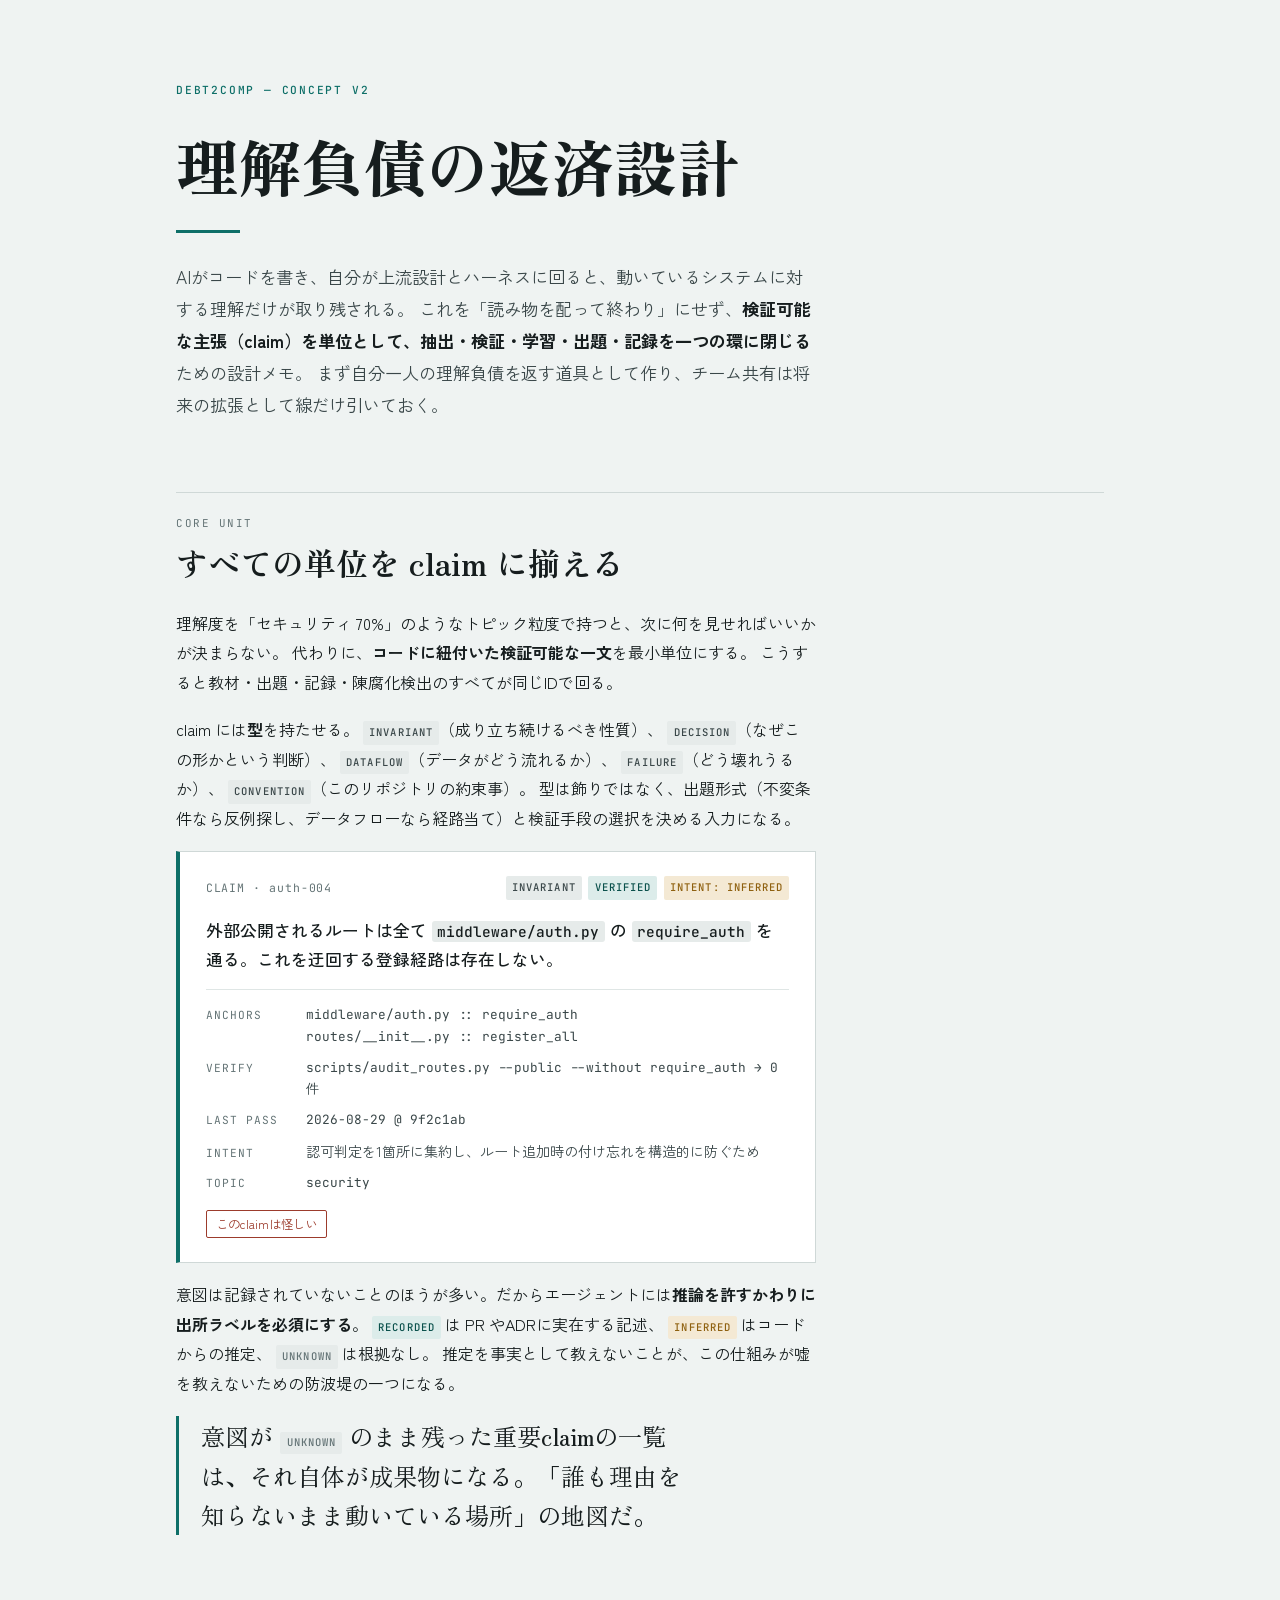
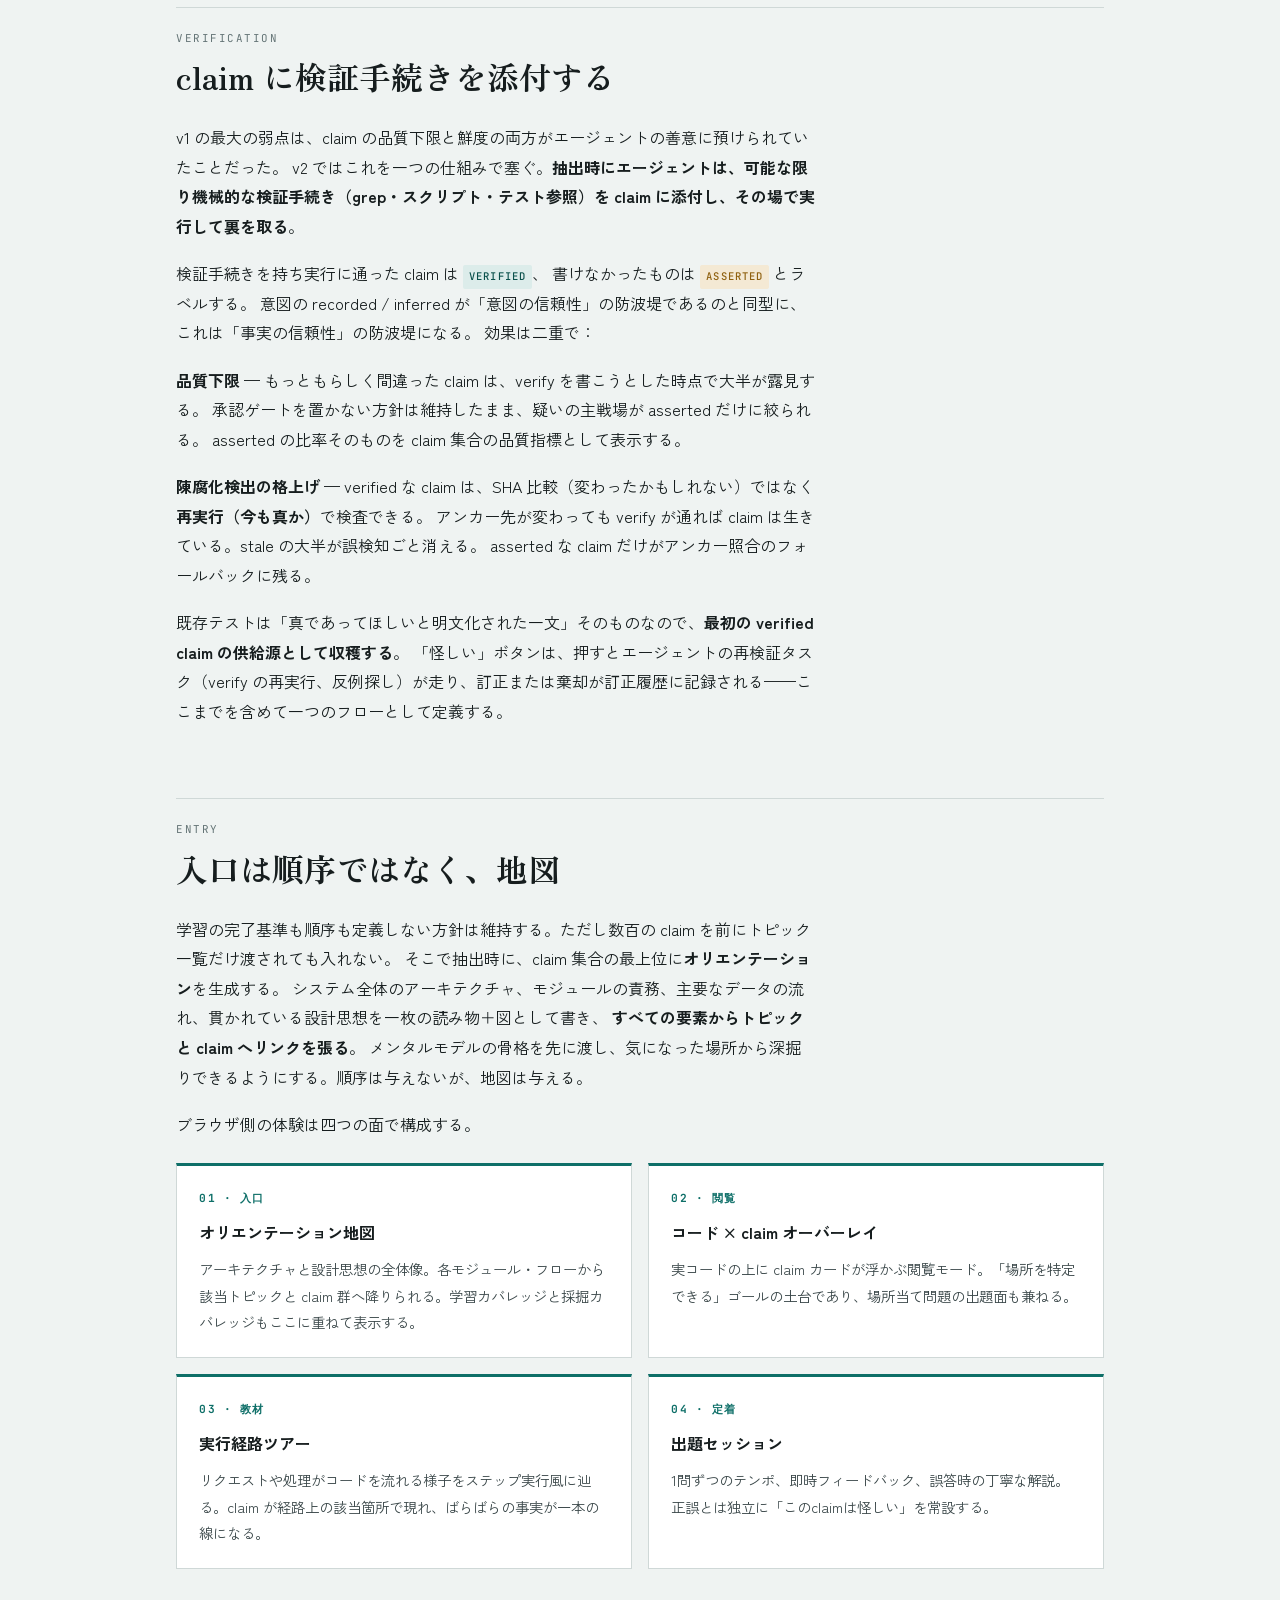
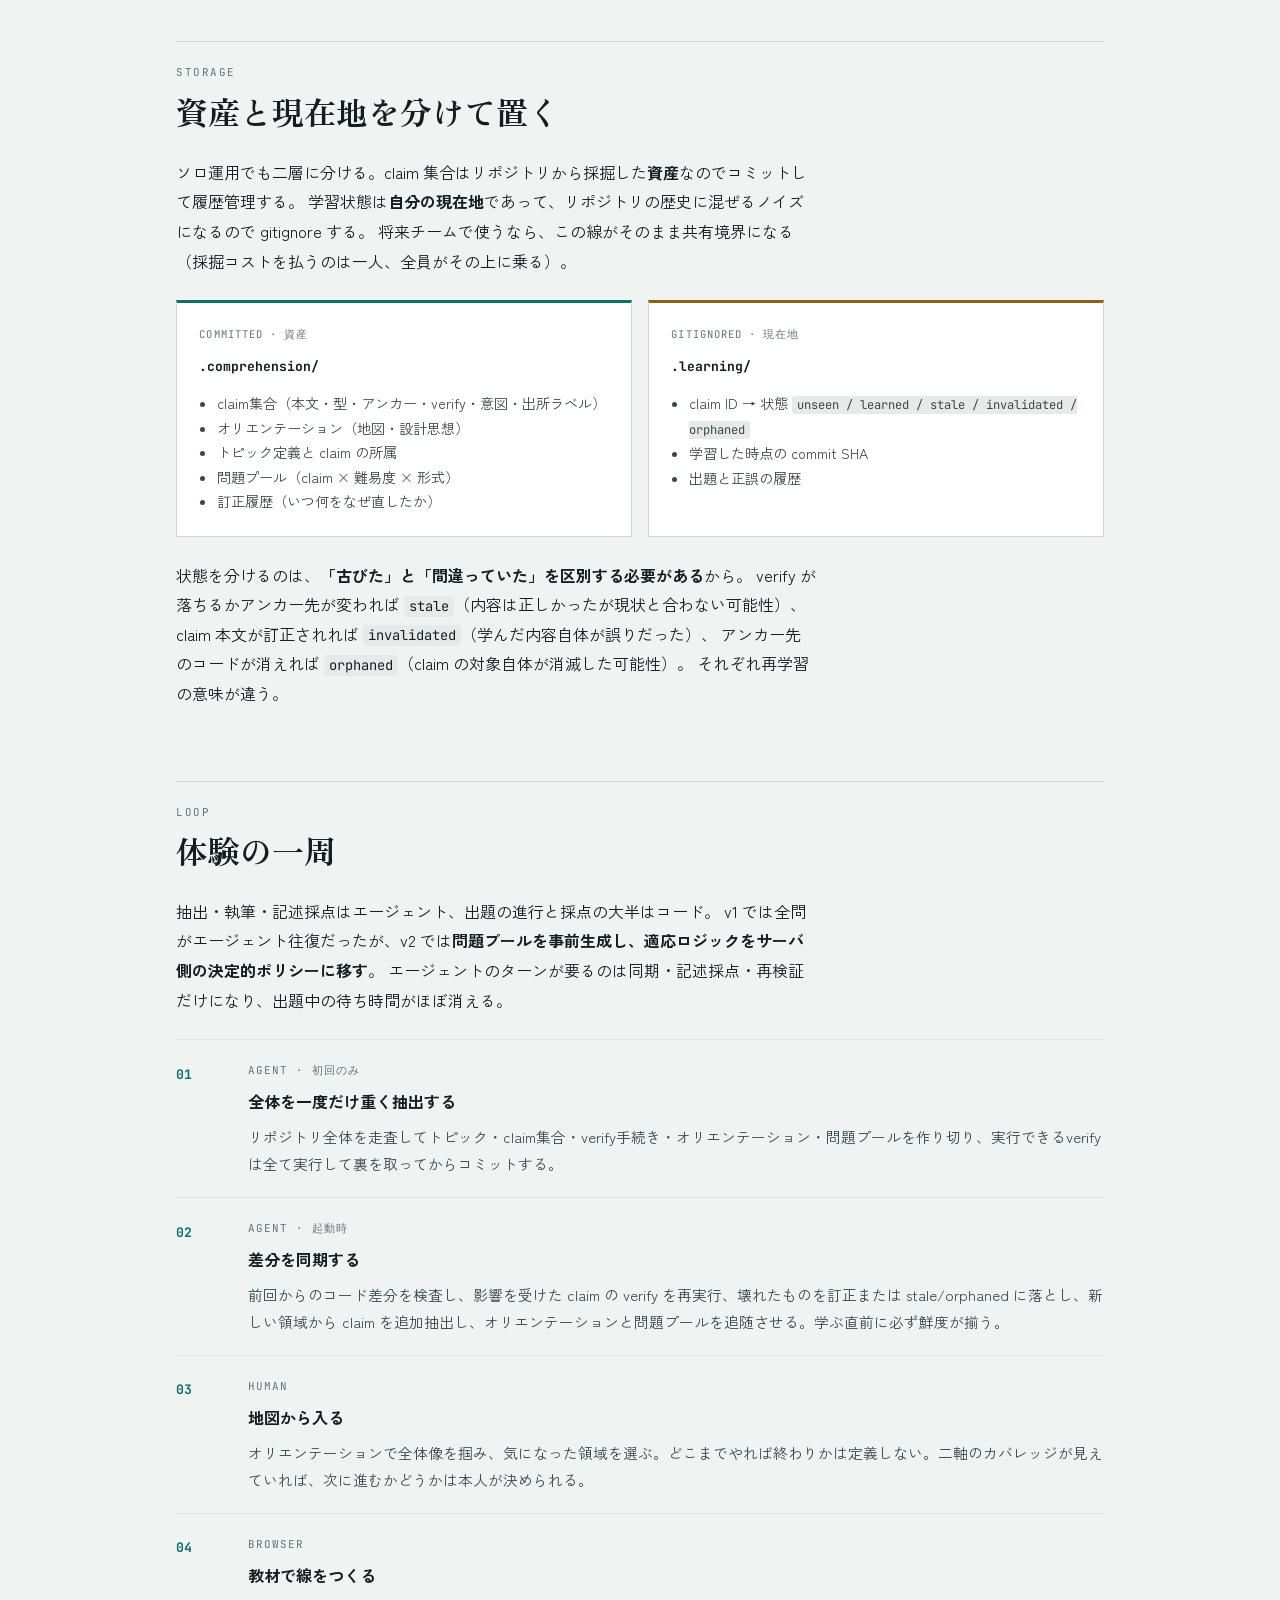
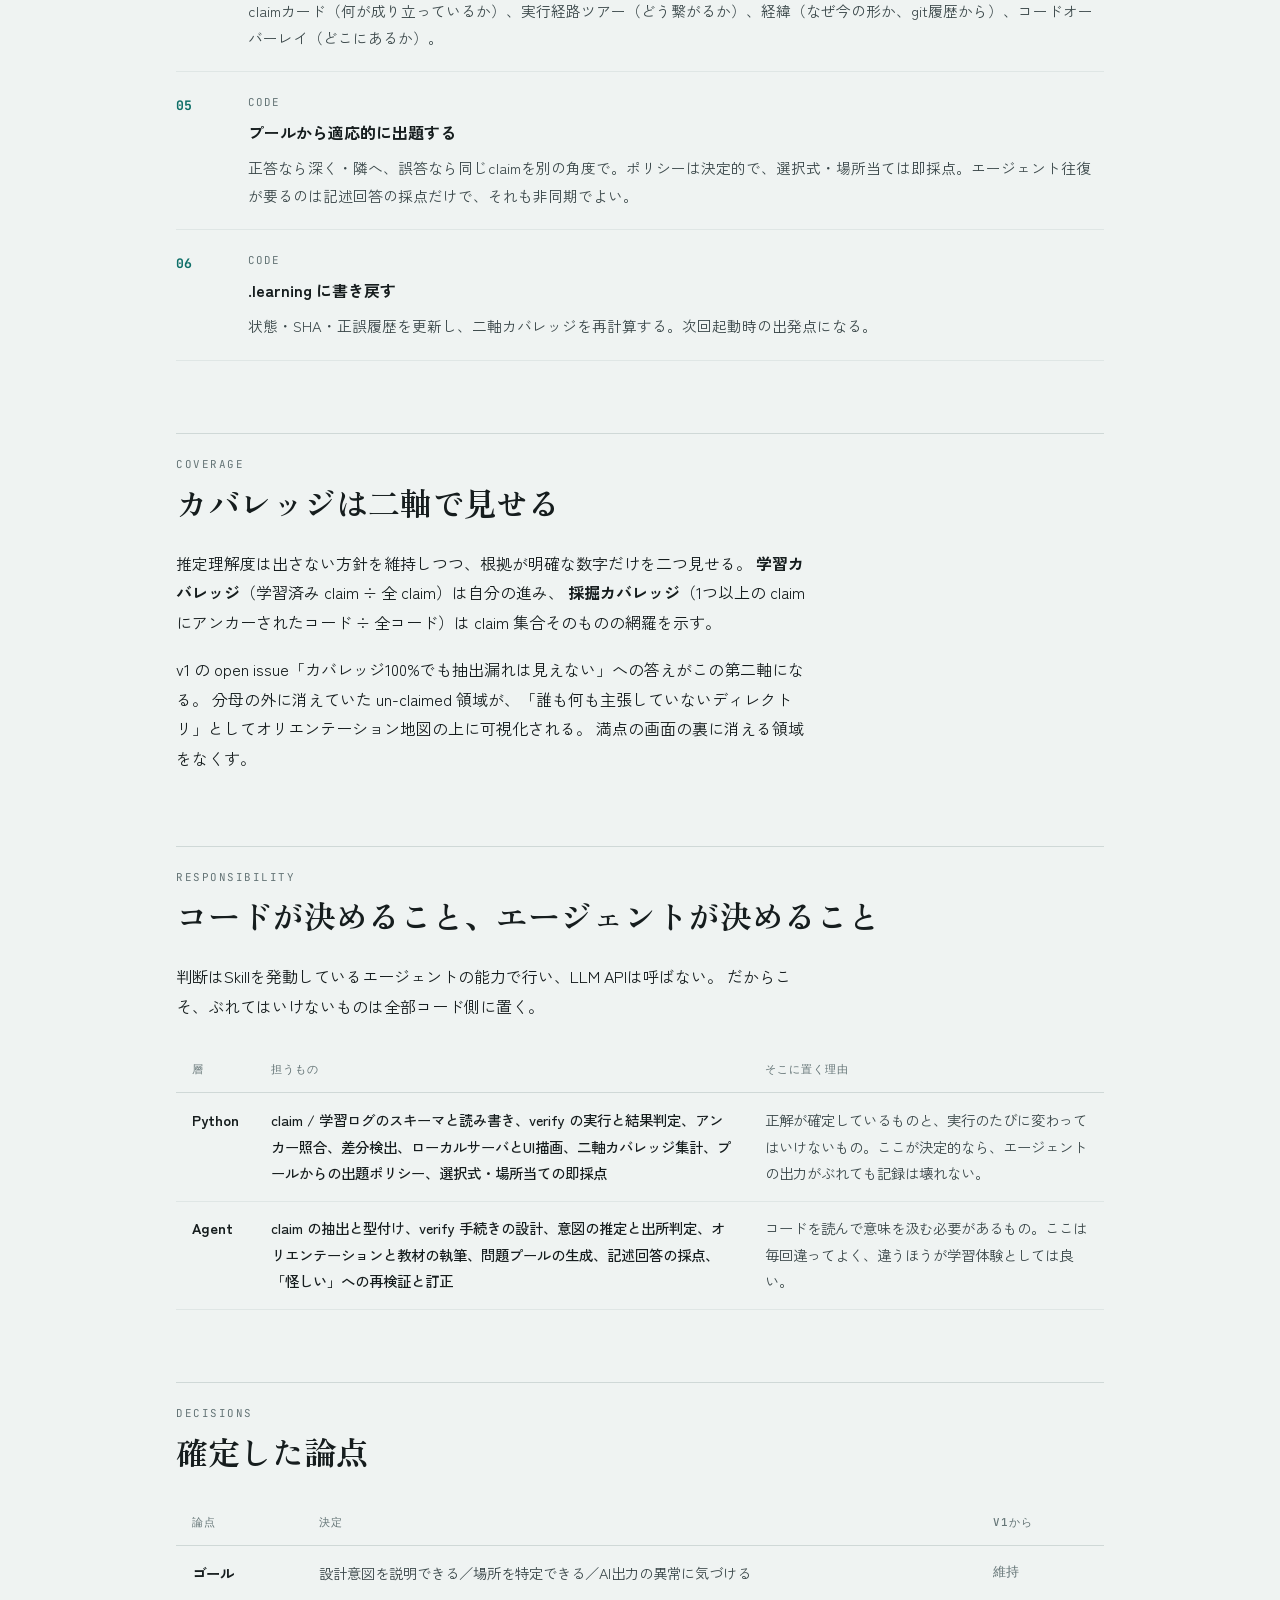
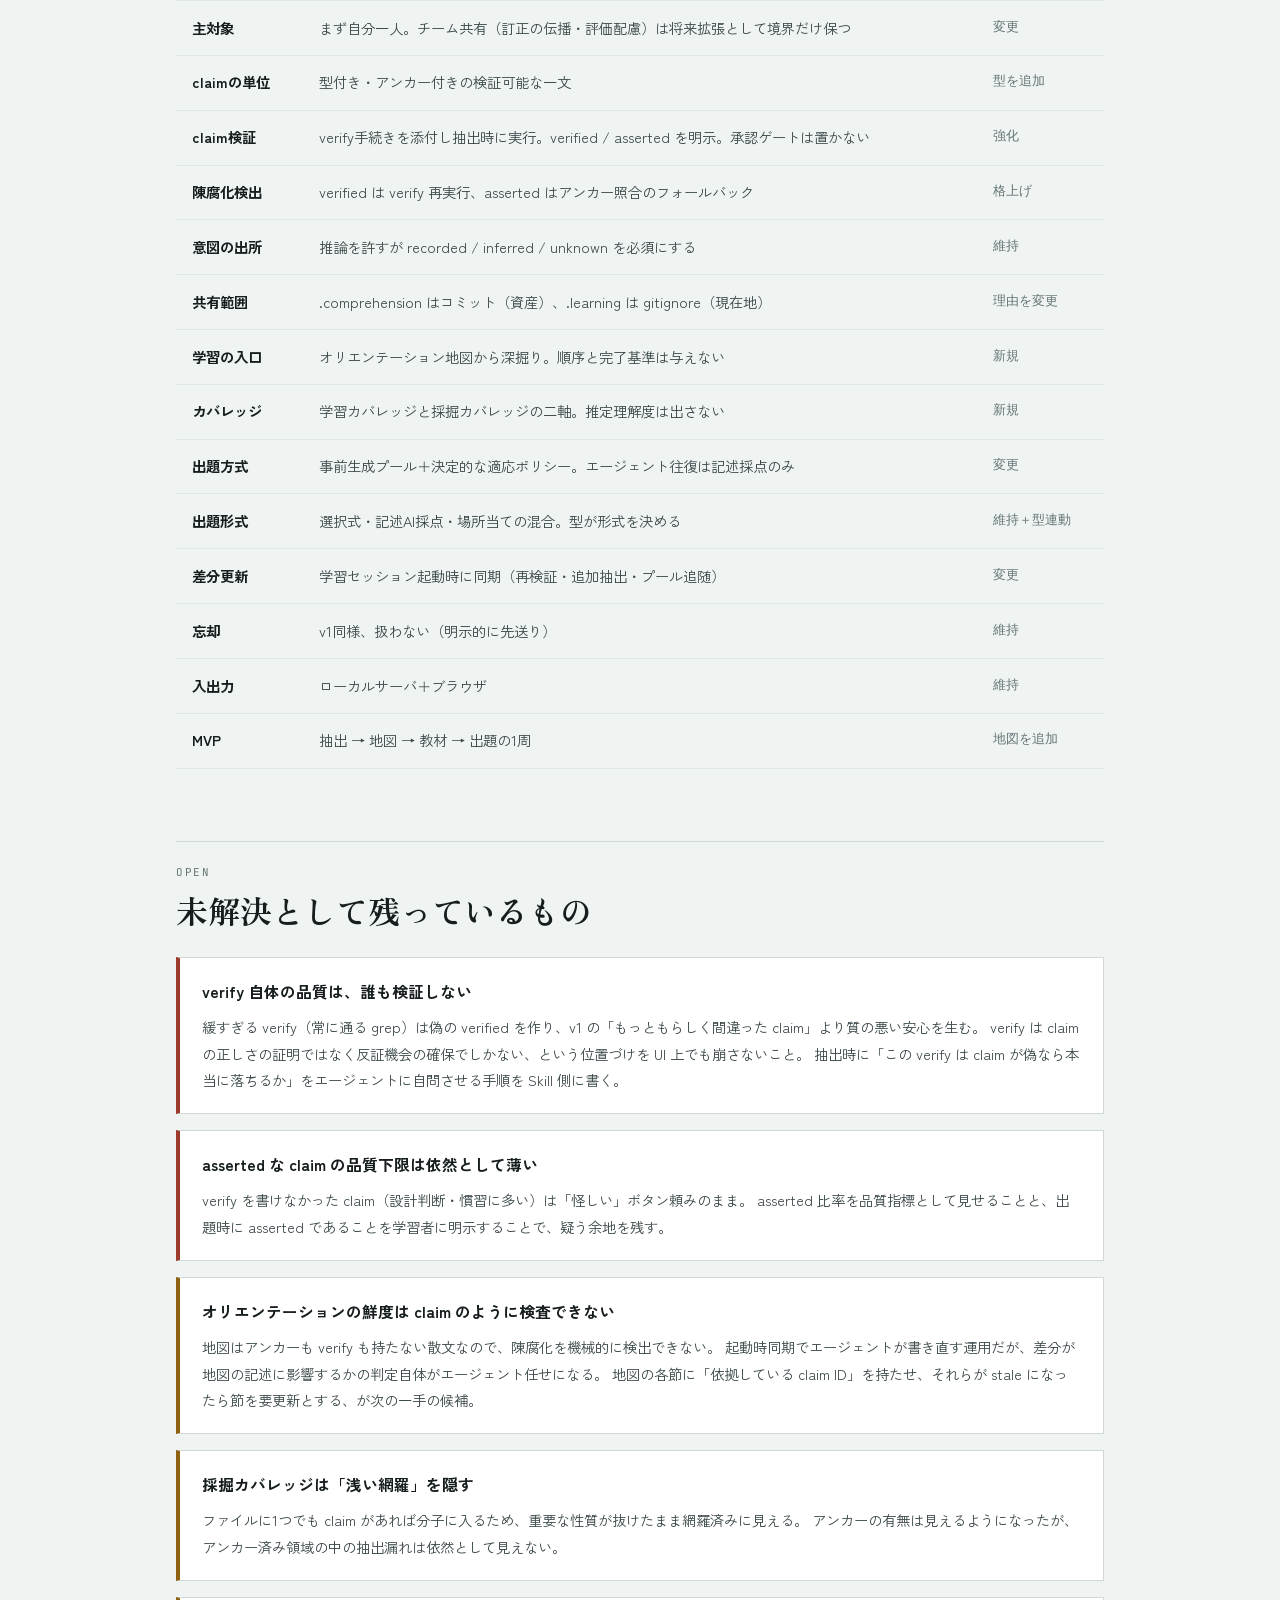
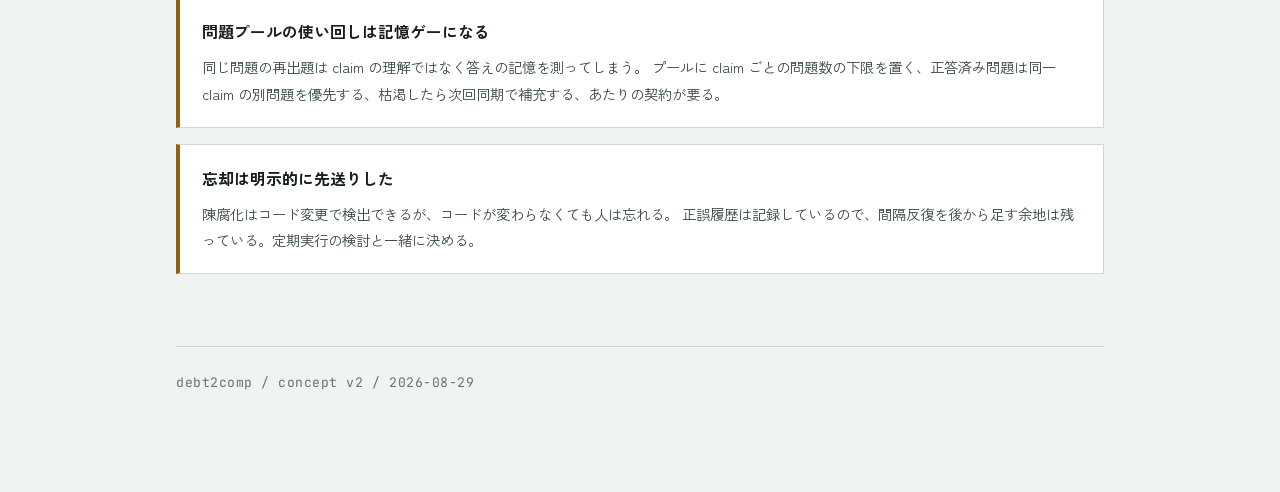
<file: docs/concept.html>
<!doctype html>
<html lang="ja">
<head>
<meta charset="utf-8">
<meta name="viewport" content="width=device-width, initial-scale=1">
<title>理解負債の返済設計</title>
<link rel="preconnect" href="https://fonts.googleapis.com">
<link rel="preconnect" href="https://fonts.gstatic.com" crossorigin>
<link rel="stylesheet" href="https://fonts.googleapis.com/css2?family=Zen+Old+Mincho:wght@400;700;900&family=Zen+Kaku+Gothic+New:wght@400;500;700&family=JetBrains+Mono:wght@400;500;700&display=swap">

<style>
  :root {
    --bg:        #eff3f2;
    --surface:   #ffffff;
    --surface-2: #e6ebea;
    --ink:       #161d1e;
    --ink-2:     #3a4749;
    --muted:     #647476;
    --rule:      #cfd8d7;
    --rule-soft: #dfe6e5;
    --accent:    #0e6f68;
    --accent-2:  #0b514c;
    --accent-wash:#dcecea;
    --warn:      #8f6110;
    --warn-wash: #f4e9d4;
    --risk:      #9c3b2c;
    --risk-wash: #f4e2de;
    --neutral-chip: #8b9a9b;

    --f-display: "Zen Old Mincho", "Hiragino Mincho ProN", "Yu Mincho", Georgia, serif;
    --f-body: "Zen Kaku Gothic New", "Hiragino Sans", "Yu Gothic", system-ui, sans-serif;
    --f-mono: "JetBrains Mono", ui-monospace, "SFMono-Regular", Menlo, monospace;

    --col: 40rem;
    --wide: 58rem;
  }

  @media (prefers-color-scheme: dark) {
    :root:not([data-theme="light"]) {
      --bg:        #101516;
      --surface:   #171e1f;
      --surface-2: #1e2728;
      --ink:       #e4ebea;
      --ink-2:     #bfcbca;
      --muted:     #8b9c9c;
      --rule:      #2b3737;
      --rule-soft: #232d2e;
      --accent:    #4cb8ad;
      --accent-2:  #7fd3c9;
      --accent-wash:#17322f;
      --warn:      #d4a04a;
      --warn-wash: #33280f;
      --risk:      #e08a78;
      --risk-wash: #3a201a;
      --neutral-chip: #6d7d7e;
    }
  }

  :root[data-theme="dark"] {
    --bg:        #101516;
    --surface:   #171e1f;
    --surface-2: #1e2728;
    --ink:       #e4ebea;
    --ink-2:     #bfcbca;
    --muted:     #8b9c9c;
    --rule:      #2b3737;
    --rule-soft: #232d2e;
    --accent:    #4cb8ad;
    --accent-2:  #7fd3c9;
    --accent-wash:#17322f;
    --warn:      #d4a04a;
    --warn-wash: #33280f;
    --risk:      #e08a78;
    --risk-wash: #3a201a;
    --neutral-chip: #6d7d7e;
  }

  * { box-sizing: border-box; }

  body {
    background: var(--bg);
    color: var(--ink);
    font-family: var(--f-body);
    font-size: 16px;
    line-height: 1.85;
    margin: 0;
    padding: 0 1.5rem 6rem;
    -webkit-font-smoothing: antialiased;
  }

  .wrap {
    max-width: var(--wide);
    margin: 0 auto;
    display: flex;
    flex-direction: column;
    gap: 4.5rem;
  }

  .col { max-width: var(--col); }

  /* ---------- masthead ---------- */

  header.mast {
    padding: 5rem 0 0;
    display: flex;
    flex-direction: column;
    gap: 1.75rem;
  }

  .eyebrow {
    font-family: var(--f-mono);
    font-size: 0.7rem;
    letter-spacing: 0.16em;
    text-transform: uppercase;
    color: var(--accent);
    font-weight: 500;
  }

  h1 {
    font-family: var(--f-display);
    font-weight: 900;
    font-size: clamp(2.4rem, 6vw, 3.9rem);
    line-height: 1.18;
    letter-spacing: 0.01em;
    margin: 0;
    text-wrap: balance;
  }

  .lede {
    font-size: 1.075rem;
    color: var(--ink-2);
    max-width: var(--col);
    margin: 0;
  }

  .mast-rule {
    height: 3px;
    background: var(--accent);
    width: 4rem;
  }

  /* ---------- sections ---------- */

  section {
    display: flex;
    flex-direction: column;
    gap: 1.5rem;
  }

  .sec-head {
    display: flex;
    flex-direction: column;
    gap: 0.4rem;
    border-top: 1px solid var(--rule);
    padding-top: 1.25rem;
  }

  .sec-label {
    font-family: var(--f-mono);
    font-size: 0.68rem;
    letter-spacing: 0.14em;
    text-transform: uppercase;
    color: var(--muted);
  }

  h2 {
    font-family: var(--f-display);
    font-weight: 700;
    font-size: clamp(1.5rem, 3.2vw, 2rem);
    line-height: 1.4;
    margin: 0;
    text-wrap: balance;
  }

  h3 {
    font-family: var(--f-display);
    font-weight: 700;
    font-size: 1.12rem;
    line-height: 1.5;
    margin: 0;
  }

  p { margin: 0; max-width: var(--col); }

  .stack { display: flex; flex-direction: column; gap: 1.1rem; }

  strong { font-weight: 700; color: var(--ink); }

  code, .mono {
    font-family: var(--f-mono);
    font-size: 0.86em;
    background: var(--surface-2);
    padding: 0.1em 0.38em;
    border-radius: 3px;
  }

  /* ---------- claim card ---------- */

  .claim-card {
    background: var(--surface);
    border: 1px solid var(--rule);
    border-left: 4px solid var(--accent);
    padding: 1.5rem 1.6rem;
    display: flex;
    flex-direction: column;
    gap: 1rem;
    max-width: var(--col);
  }

  .claim-id {
    font-family: var(--f-mono);
    font-size: 0.72rem;
    letter-spacing: 0.08em;
    color: var(--muted);
    display: flex;
    justify-content: space-between;
    align-items: center;
    gap: 1rem;
    flex-wrap: wrap;
  }

  .claim-chips { display: flex; gap: 0.4rem; flex-wrap: wrap; }

  .claim-body {
    font-size: 1.05rem;
    font-weight: 500;
    line-height: 1.7;
  }

  .claim-meta {
    display: flex;
    flex-direction: column;
    gap: 0.55rem;
    border-top: 1px solid var(--rule-soft);
    padding-top: 0.9rem;
    font-size: 0.86rem;
  }

  .meta-row {
    display: grid;
    grid-template-columns: 5.5rem 1fr;
    gap: 0.75rem;
    align-items: baseline;
  }

  .meta-key {
    font-family: var(--f-mono);
    font-size: 0.7rem;
    letter-spacing: 0.09em;
    text-transform: uppercase;
    color: var(--muted);
  }

  .meta-val { color: var(--ink-2); font-family: var(--f-mono); font-size: 0.8rem; line-height: 1.7; }
  .meta-val.jp { font-family: var(--f-body); font-size: 0.88rem; }

  .chip {
    display: inline-block;
    font-family: var(--f-mono);
    font-size: 0.66rem;
    letter-spacing: 0.1em;
    text-transform: uppercase;
    padding: 0.2em 0.6em;
    border-radius: 2px;
    font-weight: 500;
    white-space: nowrap;
  }
  .chip.recorded { background: var(--accent-wash); color: var(--accent-2); }
  .chip.inferred { background: var(--warn-wash); color: var(--warn); }
  .chip.unknown  { background: var(--surface-2); color: var(--muted); }
  .chip.verified { background: var(--accent-wash); color: var(--accent-2); }
  .chip.asserted { background: var(--warn-wash); color: var(--warn); }
  .chip.type     { background: var(--surface-2); color: var(--ink-2); }

  :root[data-theme="dark"] .chip.recorded,
  :root[data-theme="dark"] .chip.inferred,
  :root[data-theme="dark"] .chip.verified,
  :root[data-theme="dark"] .chip.asserted { color: var(--ink); }
  @media (prefers-color-scheme: dark) {
    :root:not([data-theme="light"]) .chip.recorded,
    :root:not([data-theme="light"]) .chip.inferred,
    :root:not([data-theme="light"]) .chip.verified,
    :root:not([data-theme="light"]) .chip.asserted { color: var(--ink); }
  }

  .doubt-btn {
    font-family: var(--f-body);
    font-size: 0.78rem;
    color: var(--risk);
    border: 1px solid var(--risk);
    background: transparent;
    padding: 0.3em 0.75em;
    border-radius: 2px;
    align-self: flex-start;
  }

  /* ---------- grid diagrams ---------- */

  .layers {
    display: grid;
    grid-template-columns: 1fr 1fr;
    gap: 1rem;
    max-width: var(--wide);
  }
  @media (max-width: 40rem) { .layers { grid-template-columns: 1fr; } }

  .layer {
    background: var(--surface);
    border: 1px solid var(--rule);
    padding: 1.35rem 1.4rem;
    display: flex;
    flex-direction: column;
    gap: 0.7rem;
  }
  .layer.shared { border-top: 3px solid var(--accent); }
  .layer.private { border-top: 3px solid var(--warn); }

  .layer-path {
    font-family: var(--f-mono);
    font-size: 0.82rem;
    font-weight: 700;
    color: var(--ink);
  }
  .layer-tag {
    font-family: var(--f-mono);
    font-size: 0.66rem;
    letter-spacing: 0.1em;
    text-transform: uppercase;
    color: var(--muted);
  }
  .layer ul {
    margin: 0; padding-left: 1.1rem;
    font-size: 0.88rem; color: var(--ink-2);
    line-height: 1.75;
  }

  .surfaces {
    display: grid;
    grid-template-columns: 1fr 1fr;
    gap: 1rem;
    max-width: var(--wide);
  }
  @media (max-width: 40rem) { .surfaces { grid-template-columns: 1fr; } }

  .surface-card {
    background: var(--surface);
    border: 1px solid var(--rule);
    border-top: 3px solid var(--accent);
    padding: 1.35rem 1.4rem;
    display: flex;
    flex-direction: column;
    gap: 0.55rem;
  }
  .surface-num {
    font-family: var(--f-mono);
    font-size: 0.7rem;
    letter-spacing: 0.1em;
    color: var(--accent);
    font-weight: 700;
  }
  .surface-title { font-weight: 700; font-size: 1rem; }
  .surface-desc { font-size: 0.9rem; color: var(--ink-2); }

  /* ---------- flow ---------- */

  ol.flow {
    list-style: none;
    counter-reset: step;
    margin: 0; padding: 0;
    display: flex;
    flex-direction: column;
    gap: 0;
    max-width: var(--wide);
  }

  ol.flow > li {
    counter-increment: step;
    display: grid;
    grid-template-columns: 3.25rem 1fr;
    gap: 1.25rem;
    padding: 1.25rem 0;
    border-bottom: 1px solid var(--rule-soft);
  }
  ol.flow > li:first-child { border-top: 1px solid var(--rule-soft); }

  ol.flow > li::before {
    content: counter(step, decimal-leading-zero);
    font-family: var(--f-mono);
    font-size: 0.82rem;
    font-weight: 700;
    color: var(--accent);
    padding-top: 0.15rem;
  }

  .flow-body { display: flex; flex-direction: column; gap: 0.4rem; }
  .flow-title { font-weight: 700; font-size: 1rem; }
  .flow-desc { font-size: 0.92rem; color: var(--ink-2); }
  .flow-actor {
    font-family: var(--f-mono);
    font-size: 0.68rem;
    letter-spacing: 0.09em;
    text-transform: uppercase;
    color: var(--muted);
  }

  /* ---------- split table ---------- */

  .table-scroll { overflow-x: auto; max-width: var(--wide); }

  table {
    border-collapse: collapse;
    width: 100%;
    min-width: 34rem;
    font-size: 0.9rem;
  }
  th, td {
    text-align: left;
    padding: 0.85rem 1rem;
    border-bottom: 1px solid var(--rule-soft);
    vertical-align: top;
  }
  thead th {
    font-family: var(--f-mono);
    font-size: 0.68rem;
    letter-spacing: 0.1em;
    text-transform: uppercase;
    color: var(--muted);
    border-bottom: 1px solid var(--rule);
    font-weight: 500;
  }
  tbody td:first-child { font-weight: 700; white-space: nowrap; }
  td.q { color: var(--ink); font-weight: 500; }
  td.a { color: var(--ink-2); }
  td.delta {
    color: var(--muted);
    font-size: 0.8rem;
    white-space: nowrap;
    font-family: var(--f-mono);
  }

  /* ---------- risk list ---------- */

  .risks { display: flex; flex-direction: column; gap: 1rem; max-width: var(--wide); }

  .risk-item {
    background: var(--surface);
    border: 1px solid var(--rule);
    border-left: 4px solid var(--risk);
    padding: 1.2rem 1.35rem;
    display: flex;
    flex-direction: column;
    gap: 0.5rem;
  }
  .risk-item.soft { border-left-color: var(--warn); }
  .risk-head { font-weight: 700; font-size: 0.98rem; }
  .risk-text { font-size: 0.9rem; color: var(--ink-2); }

  /* ---------- pull ---------- */

  .pull {
    font-family: var(--f-display);
    font-size: clamp(1.15rem, 2.6vw, 1.5rem);
    line-height: 1.65;
    color: var(--ink);
    border-left: 3px solid var(--accent);
    padding-left: 1.4rem;
    max-width: var(--col);
    text-wrap: balance;
  }

  footer {
    border-top: 1px solid var(--rule);
    padding-top: 1.5rem;
    font-size: 0.82rem;
    color: var(--muted);
    font-family: var(--f-mono);
    letter-spacing: 0.04em;
  }
</style>

</head>
<body>

<div class="wrap">

  <header class="mast">
    <div class="eyebrow">debt2comp — concept v2</div>
    <h1>理解負債の返済設計</h1>
    <div class="mast-rule"></div>
    <p class="lede">
      AIがコードを書き、自分が上流設計とハーネスに回ると、動いているシステムに対する理解だけが取り残される。
      これを「読み物を配って終わり」にせず、<strong>検証可能な主張（claim）を単位として、抽出・検証・学習・出題・記録を一つの環に閉じる</strong>ための設計メモ。
      まず自分一人の理解負債を返す道具として作り、チーム共有は将来の拡張として線だけ引いておく。
    </p>
  </header>

  <section>
    <div class="sec-head">
      <div class="sec-label">core unit</div>
      <h2>すべての単位を claim に揃える</h2>
    </div>
    <div class="stack">
      <p>
        理解度を「セキュリティ 70%」のようなトピック粒度で持つと、次に何を見せればいいかが決まらない。
        代わりに、<strong>コードに紐付いた検証可能な一文</strong>を最小単位にする。
        こうすると教材・出題・記録・陳腐化検出のすべてが同じIDで回る。
      </p>
      <p>
        claim には<strong>型</strong>を持たせる。
        <span class="chip type">invariant</span>（成り立ち続けるべき性質）、
        <span class="chip type">decision</span>（なぜこの形かという判断）、
        <span class="chip type">dataflow</span>（データがどう流れるか）、
        <span class="chip type">failure</span>（どう壊れうるか）、
        <span class="chip type">convention</span>（このリポジトリの約束事）。
        型は飾りではなく、出題形式（不変条件なら反例探し、データフローなら経路当て）と検証手段の選択を決める入力になる。
      </p>

      <div class="claim-card">
        <div class="claim-id">
          <span>CLAIM · auth-004</span>
          <span class="claim-chips">
            <span class="chip type">invariant</span>
            <span class="chip verified">verified</span>
            <span class="chip inferred">intent: inferred</span>
          </span>
        </div>
        <div class="claim-body">
          外部公開されるルートは全て <code>middleware/auth.py</code> の <code>require_auth</code> を通る。これを迂回する登録経路は存在しない。
        </div>
        <div class="claim-meta">
          <div class="meta-row">
            <span class="meta-key">anchors</span>
            <span class="meta-val">middleware/auth.py :: require_auth<br>routes/__init__.py :: register_all</span>
          </div>
          <div class="meta-row">
            <span class="meta-key">verify</span>
            <span class="meta-val">scripts/audit_routes.py --public --without require_auth → 0件</span>
          </div>
          <div class="meta-row">
            <span class="meta-key">last pass</span>
            <span class="meta-val">2026-08-29 @ 9f2c1ab</span>
          </div>
          <div class="meta-row">
            <span class="meta-key">intent</span>
            <span class="meta-val jp">認可判定を1箇所に集約し、ルート追加時の付け忘れを構造的に防ぐため</span>
          </div>
          <div class="meta-row">
            <span class="meta-key">topic</span>
            <span class="meta-val">security</span>
          </div>
        </div>
        <button class="doubt-btn" type="button">このclaimは怪しい</button>
      </div>

      <p>
        意図は記録されていないことのほうが多い。だからエージェントには<strong>推論を許すかわりに出所ラベルを必須にする</strong>。
        <span class="chip recorded">recorded</span> は PR やADRに実在する記述、
        <span class="chip inferred">inferred</span> はコードからの推定、
        <span class="chip unknown">unknown</span> は根拠なし。
        推定を事実として教えないことが、この仕組みが嘘を教えないための防波堤の一つになる。
      </p>

      <p class="pull">
        意図が <span class="chip unknown">unknown</span> のまま残った重要claimの一覧は、それ自体が成果物になる。「誰も理由を知らないまま動いている場所」の地図だ。
      </p>
    </div>
  </section>

  <section>
    <div class="sec-head">
      <div class="sec-label">verification</div>
      <h2>claim に検証手続きを添付する</h2>
    </div>
    <div class="stack">
      <p>
        v1 の最大の弱点は、claim の品質下限と鮮度の両方がエージェントの善意に預けられていたことだった。
        v2 ではこれを一つの仕組みで塞ぐ。<strong>抽出時にエージェントは、可能な限り機械的な検証手続き（grep・スクリプト・テスト参照）を claim に添付し、その場で実行して裏を取る</strong>。
      </p>
      <p>
        検証手続きを持ち実行に通った claim は <span class="chip verified">verified</span>、
        書けなかったものは <span class="chip asserted">asserted</span> とラベルする。
        意図の recorded / inferred が「意図の信頼性」の防波堤であるのと同型に、これは「事実の信頼性」の防波堤になる。
        効果は二重で：
      </p>
      <p>
        <strong>品質下限</strong> — もっともらしく間違った claim は、verify を書こうとした時点で大半が露見する。
        承認ゲートを置かない方針は維持したまま、疑いの主戦場が asserted だけに絞られる。
        asserted の比率そのものを claim 集合の品質指標として表示する。
      </p>
      <p>
        <strong>陳腐化検出の格上げ</strong> — verified な claim は、SHA 比較（変わったかもしれない）ではなく<strong>再実行（今も真か）</strong>で検査できる。
        アンカー先が変わっても verify が通れば claim は生きている。stale の大半が誤検知ごと消える。
        asserted な claim だけがアンカー照合のフォールバックに残る。
      </p>
      <p>
        既存テストは「真であってほしいと明文化された一文」そのものなので、<strong>最初の verified claim の供給源として収穫する</strong>。
        「怪しい」ボタンは、押すとエージェントの再検証タスク（verify の再実行、反例探し）が走り、訂正または棄却が訂正履歴に記録される——ここまでを含めて一つのフローとして定義する。
      </p>
    </div>
  </section>

  <section>
    <div class="sec-head">
      <div class="sec-label">entry</div>
      <h2>入口は順序ではなく、地図</h2>
    </div>
    <div class="stack">
      <p>
        学習の完了基準も順序も定義しない方針は維持する。ただし数百の claim を前にトピック一覧だけ渡されても入れない。
        そこで抽出時に、claim 集合の最上位に<strong>オリエンテーション</strong>を生成する。
        システム全体のアーキテクチャ、モジュールの責務、主要なデータの流れ、貫かれている設計思想を一枚の読み物＋図として書き、
        <strong>すべての要素からトピックと claim へリンクを張る</strong>。
        メンタルモデルの骨格を先に渡し、気になった場所から深掘りできるようにする。順序は与えないが、地図は与える。
      </p>
      <p>ブラウザ側の体験は四つの面で構成する。</p>
    </div>
    <div class="surfaces">
      <div class="surface-card">
        <div class="surface-num">01 · 入口</div>
        <div class="surface-title">オリエンテーション地図</div>
        <div class="surface-desc">アーキテクチャと設計思想の全体像。各モジュール・フローから該当トピックと claim 群へ降りられる。学習カバレッジと採掘カバレッジもここに重ねて表示する。</div>
      </div>
      <div class="surface-card">
        <div class="surface-num">02 · 閲覧</div>
        <div class="surface-title">コード × claim オーバーレイ</div>
        <div class="surface-desc">実コードの上に claim カードが浮かぶ閲覧モード。「場所を特定できる」ゴールの土台であり、場所当て問題の出題面も兼ねる。</div>
      </div>
      <div class="surface-card">
        <div class="surface-num">03 · 教材</div>
        <div class="surface-title">実行経路ツアー</div>
        <div class="surface-desc">リクエストや処理がコードを流れる様子をステップ実行風に辿る。claim が経路上の該当箇所で現れ、ばらばらの事実が一本の線になる。</div>
      </div>
      <div class="surface-card">
        <div class="surface-num">04 · 定着</div>
        <div class="surface-title">出題セッション</div>
        <div class="surface-desc">1問ずつのテンポ、即時フィードバック、誤答時の丁寧な解説。正誤とは独立に「このclaimは怪しい」を常設する。</div>
      </div>
    </div>
  </section>

  <section>
    <div class="sec-head">
      <div class="sec-label">storage</div>
      <h2>資産と現在地を分けて置く</h2>
    </div>
    <p>
      ソロ運用でも二層に分ける。claim 集合はリポジトリから採掘した<strong>資産</strong>なのでコミットして履歴管理する。
      学習状態は<strong>自分の現在地</strong>であって、リポジトリの歴史に混ぜるノイズになるので gitignore する。
      将来チームで使うなら、この線がそのまま共有境界になる（採掘コストを払うのは一人、全員がその上に乗る）。
    </p>
    <div class="layers">
      <div class="layer shared">
        <div class="layer-tag">committed · 資産</div>
        <div class="layer-path">.comprehension/</div>
        <ul>
          <li>claim集合（本文・型・アンカー・verify・意図・出所ラベル）</li>
          <li>オリエンテーション（地図・設計思想）</li>
          <li>トピック定義と claim の所属</li>
          <li>問題プール（claim × 難易度 × 形式）</li>
          <li>訂正履歴（いつ何をなぜ直したか）</li>
        </ul>
      </div>
      <div class="layer private">
        <div class="layer-tag">gitignored · 現在地</div>
        <div class="layer-path">.learning/</div>
        <ul>
          <li>claim ID → 状態 <span class="mono">unseen / learned / stale / invalidated / orphaned</span></li>
          <li>学習した時点の commit SHA</li>
          <li>出題と正誤の履歴</li>
        </ul>
      </div>
    </div>
    <p>
      状態を分けるのは、<strong>「古びた」と「間違っていた」を区別する必要がある</strong>から。
      verify が落ちるかアンカー先が変われば <span class="mono">stale</span>（内容は正しかったが現状と合わない可能性）、
      claim 本文が訂正されれば <span class="mono">invalidated</span>（学んだ内容自体が誤りだった）、
      アンカー先のコードが消えれば <span class="mono">orphaned</span>（claim の対象自体が消滅した可能性）。
      それぞれ再学習の意味が違う。
    </p>
  </section>

  <section>
    <div class="sec-head">
      <div class="sec-label">loop</div>
      <h2>体験の一周</h2>
    </div>
    <p>
      抽出・執筆・記述採点はエージェント、出題の進行と採点の大半はコード。
      v1 では全問がエージェント往復だったが、v2 では<strong>問題プールを事前生成し、適応ロジックをサーバ側の決定的ポリシーに移す</strong>。
      エージェントのターンが要るのは同期・記述採点・再検証だけになり、出題中の待ち時間がほぼ消える。
    </p>
    <ol class="flow">
      <li>
        <div class="flow-body">
          <span class="flow-actor">agent · 初回のみ</span>
          <span class="flow-title">全体を一度だけ重く抽出する</span>
          <span class="flow-desc">リポジトリ全体を走査してトピック・claim集合・verify手続き・オリエンテーション・問題プールを作り切り、実行できるverifyは全て実行して裏を取ってからコミットする。</span>
        </div>
      </li>
      <li>
        <div class="flow-body">
          <span class="flow-actor">agent · 起動時</span>
          <span class="flow-title">差分を同期する</span>
          <span class="flow-desc">前回からのコード差分を検査し、影響を受けた claim の verify を再実行、壊れたものを訂正または stale/orphaned に落とし、新しい領域から claim を追加抽出し、オリエンテーションと問題プールを追随させる。学ぶ直前に必ず鮮度が揃う。</span>
        </div>
      </li>
      <li>
        <div class="flow-body">
          <span class="flow-actor">human</span>
          <span class="flow-title">地図から入る</span>
          <span class="flow-desc">オリエンテーションで全体像を掴み、気になった領域を選ぶ。どこまでやれば終わりかは定義しない。二軸のカバレッジが見えていれば、次に進むかどうかは本人が決められる。</span>
        </div>
      </li>
      <li>
        <div class="flow-body">
          <span class="flow-actor">browser</span>
          <span class="flow-title">教材で線をつくる</span>
          <span class="flow-desc">claimカード（何が成り立っているか）、実行経路ツアー（どう繋がるか）、経緯（なぜ今の形か、git履歴から）、コードオーバーレイ（どこにあるか）。</span>
        </div>
      </li>
      <li>
        <div class="flow-body">
          <span class="flow-actor">code</span>
          <span class="flow-title">プールから適応的に出題する</span>
          <span class="flow-desc">正答なら深く・隣へ、誤答なら同じclaimを別の角度で。ポリシーは決定的で、選択式・場所当ては即採点。エージェント往復が要るのは記述回答の採点だけで、それも非同期でよい。</span>
        </div>
      </li>
      <li>
        <div class="flow-body">
          <span class="flow-actor">code</span>
          <span class="flow-title">.learning に書き戻す</span>
          <span class="flow-desc">状態・SHA・正誤履歴を更新し、二軸カバレッジを再計算する。次回起動時の出発点になる。</span>
        </div>
      </li>
    </ol>
  </section>

  <section>
    <div class="sec-head">
      <div class="sec-label">coverage</div>
      <h2>カバレッジは二軸で見せる</h2>
    </div>
    <div class="stack">
      <p>
        推定理解度は出さない方針を維持しつつ、根拠が明確な数字だけを二つ見せる。
        <strong>学習カバレッジ</strong>（学習済み claim ÷ 全 claim）は自分の進み、
        <strong>採掘カバレッジ</strong>（1つ以上の claim にアンカーされたコード ÷ 全コード）は claim 集合そのものの網羅を示す。
      </p>
      <p>
        v1 の open issue「カバレッジ100%でも抽出漏れは見えない」への答えがこの第二軸になる。
        分母の外に消えていた un-claimed 領域が、「誰も何も主張していないディレクトリ」としてオリエンテーション地図の上に可視化される。
        満点の画面の裏に消える領域をなくす。
      </p>
    </div>
  </section>

  <section>
    <div class="sec-head">
      <div class="sec-label">responsibility</div>
      <h2>コードが決めること、エージェントが決めること</h2>
    </div>
    <p>
      判断はSkillを発動しているエージェントの能力で行い、LLM APIは呼ばない。
      だからこそ、ぶれてはいけないものは全部コード側に置く。
    </p>
    <div class="table-scroll">
      <table>
        <thead>
          <tr><th>層</th><th>担うもの</th><th>そこに置く理由</th></tr>
        </thead>
        <tbody>
          <tr>
            <td>Python</td>
            <td class="q">claim / 学習ログのスキーマと読み書き、verify の実行と結果判定、アンカー照合、差分検出、ローカルサーバとUI描画、二軸カバレッジ集計、プールからの出題ポリシー、選択式・場所当ての即採点</td>
            <td class="a">正解が確定しているものと、実行のたびに変わってはいけないもの。ここが決定的なら、エージェントの出力がぶれても記録は壊れない。</td>
          </tr>
          <tr>
            <td>Agent</td>
            <td class="q">claim の抽出と型付け、verify 手続きの設計、意図の推定と出所判定、オリエンテーションと教材の執筆、問題プールの生成、記述回答の採点、「怪しい」への再検証と訂正</td>
            <td class="a">コードを読んで意味を汲む必要があるもの。ここは毎回違ってよく、違うほうが学習体験としては良い。</td>
          </tr>
        </tbody>
      </table>
    </div>
  </section>

  <section>
    <div class="sec-head">
      <div class="sec-label">decisions</div>
      <h2>確定した論点</h2>
    </div>
    <div class="table-scroll">
      <table>
        <thead>
          <tr><th>論点</th><th>決定</th><th>v1から</th></tr>
        </thead>
        <tbody>
          <tr><td>ゴール</td><td class="a">設計意図を説明できる／場所を特定できる／AI出力の異常に気づける</td><td class="delta">維持</td></tr>
          <tr><td>主対象</td><td class="a">まず自分一人。チーム共有（訂正の伝播・評価配慮）は将来拡張として境界だけ保つ</td><td class="delta">変更</td></tr>
          <tr><td>claimの単位</td><td class="a">型付き・アンカー付きの検証可能な一文</td><td class="delta">型を追加</td></tr>
          <tr><td>claim検証</td><td class="a">verify手続きを添付し抽出時に実行。verified / asserted を明示。承認ゲートは置かない</td><td class="delta">強化</td></tr>
          <tr><td>陳腐化検出</td><td class="a">verified は verify 再実行、asserted はアンカー照合のフォールバック</td><td class="delta">格上げ</td></tr>
          <tr><td>意図の出所</td><td class="a">推論を許すが recorded / inferred / unknown を必須にする</td><td class="delta">維持</td></tr>
          <tr><td>共有範囲</td><td class="a">.comprehension はコミット（資産）、.learning は gitignore（現在地）</td><td class="delta">理由を変更</td></tr>
          <tr><td>学習の入口</td><td class="a">オリエンテーション地図から深掘り。順序と完了基準は与えない</td><td class="delta">新規</td></tr>
          <tr><td>カバレッジ</td><td class="a">学習カバレッジと採掘カバレッジの二軸。推定理解度は出さない</td><td class="delta">新規</td></tr>
          <tr><td>出題方式</td><td class="a">事前生成プール＋決定的な適応ポリシー。エージェント往復は記述採点のみ</td><td class="delta">変更</td></tr>
          <tr><td>出題形式</td><td class="a">選択式・記述AI採点・場所当ての混合。型が形式を決める</td><td class="delta">維持＋型連動</td></tr>
          <tr><td>差分更新</td><td class="a">学習セッション起動時に同期（再検証・追加抽出・プール追随）</td><td class="delta">変更</td></tr>
          <tr><td>忘却</td><td class="a">v1同様、扱わない（明示的に先送り）</td><td class="delta">維持</td></tr>
          <tr><td>入出力</td><td class="a">ローカルサーバ＋ブラウザ</td><td class="delta">維持</td></tr>
          <tr><td>MVP</td><td class="a">抽出 → 地図 → 教材 → 出題の1周</td><td class="delta">地図を追加</td></tr>
        </tbody>
      </table>
    </div>
  </section>

  <section>
    <div class="sec-head">
      <div class="sec-label">open</div>
      <h2>未解決として残っているもの</h2>
    </div>
    <div class="risks">
      <div class="risk-item">
        <div class="risk-head">verify 自体の品質は、誰も検証しない</div>
        <div class="risk-text">
          緩すぎる verify（常に通る grep）は偽の verified を作り、v1 の「もっともらしく間違った claim」より質の悪い安心を生む。
          verify は claim の正しさの証明ではなく反証機会の確保でしかない、という位置づけを UI 上でも崩さないこと。
          抽出時に「この verify は claim が偽なら本当に落ちるか」をエージェントに自問させる手順を Skill 側に書く。
        </div>
      </div>
      <div class="risk-item">
        <div class="risk-head">asserted な claim の品質下限は依然として薄い</div>
        <div class="risk-text">
          verify を書けなかった claim（設計判断・慣習に多い）は「怪しい」ボタン頼みのまま。
          asserted 比率を品質指標として見せることと、出題時に asserted であることを学習者に明示することで、疑う余地を残す。
        </div>
      </div>
      <div class="risk-item soft">
        <div class="risk-head">オリエンテーションの鮮度は claim のように検査できない</div>
        <div class="risk-text">
          地図はアンカーも verify も持たない散文なので、陳腐化を機械的に検出できない。
          起動時同期でエージェントが書き直す運用だが、差分が地図の記述に影響するかの判定自体がエージェント任せになる。
          地図の各節に「依拠している claim ID」を持たせ、それらが stale になったら節を要更新とする、が次の一手の候補。
        </div>
      </div>
      <div class="risk-item soft">
        <div class="risk-head">採掘カバレッジは「浅い網羅」を隠す</div>
        <div class="risk-text">
          ファイルに1つでも claim があれば分子に入るため、重要な性質が抜けたまま網羅済みに見える。
          アンカーの有無は見えるようになったが、アンカー済み領域の中の抽出漏れは依然として見えない。
        </div>
      </div>
      <div class="risk-item soft">
        <div class="risk-head">問題プールの使い回しは記憶ゲーになる</div>
        <div class="risk-text">
          同じ問題の再出題は claim の理解ではなく答えの記憶を測ってしまう。
          プールに claim ごとの問題数の下限を置く、正答済み問題は同一 claim の別問題を優先する、枯渇したら次回同期で補充する、あたりの契約が要る。
        </div>
      </div>
      <div class="risk-item soft">
        <div class="risk-head">忘却は明示的に先送りした</div>
        <div class="risk-text">
          陳腐化はコード変更で検出できるが、コードが変わらなくても人は忘れる。
          正誤履歴は記録しているので、間隔反復を後から足す余地は残っている。定期実行の検討と一緒に決める。
        </div>
      </div>
    </div>
  </section>

  <footer>
    debt2comp / concept v2 / 2026-08-29
  </footer>

</div>

</body>
</html>
</file>
